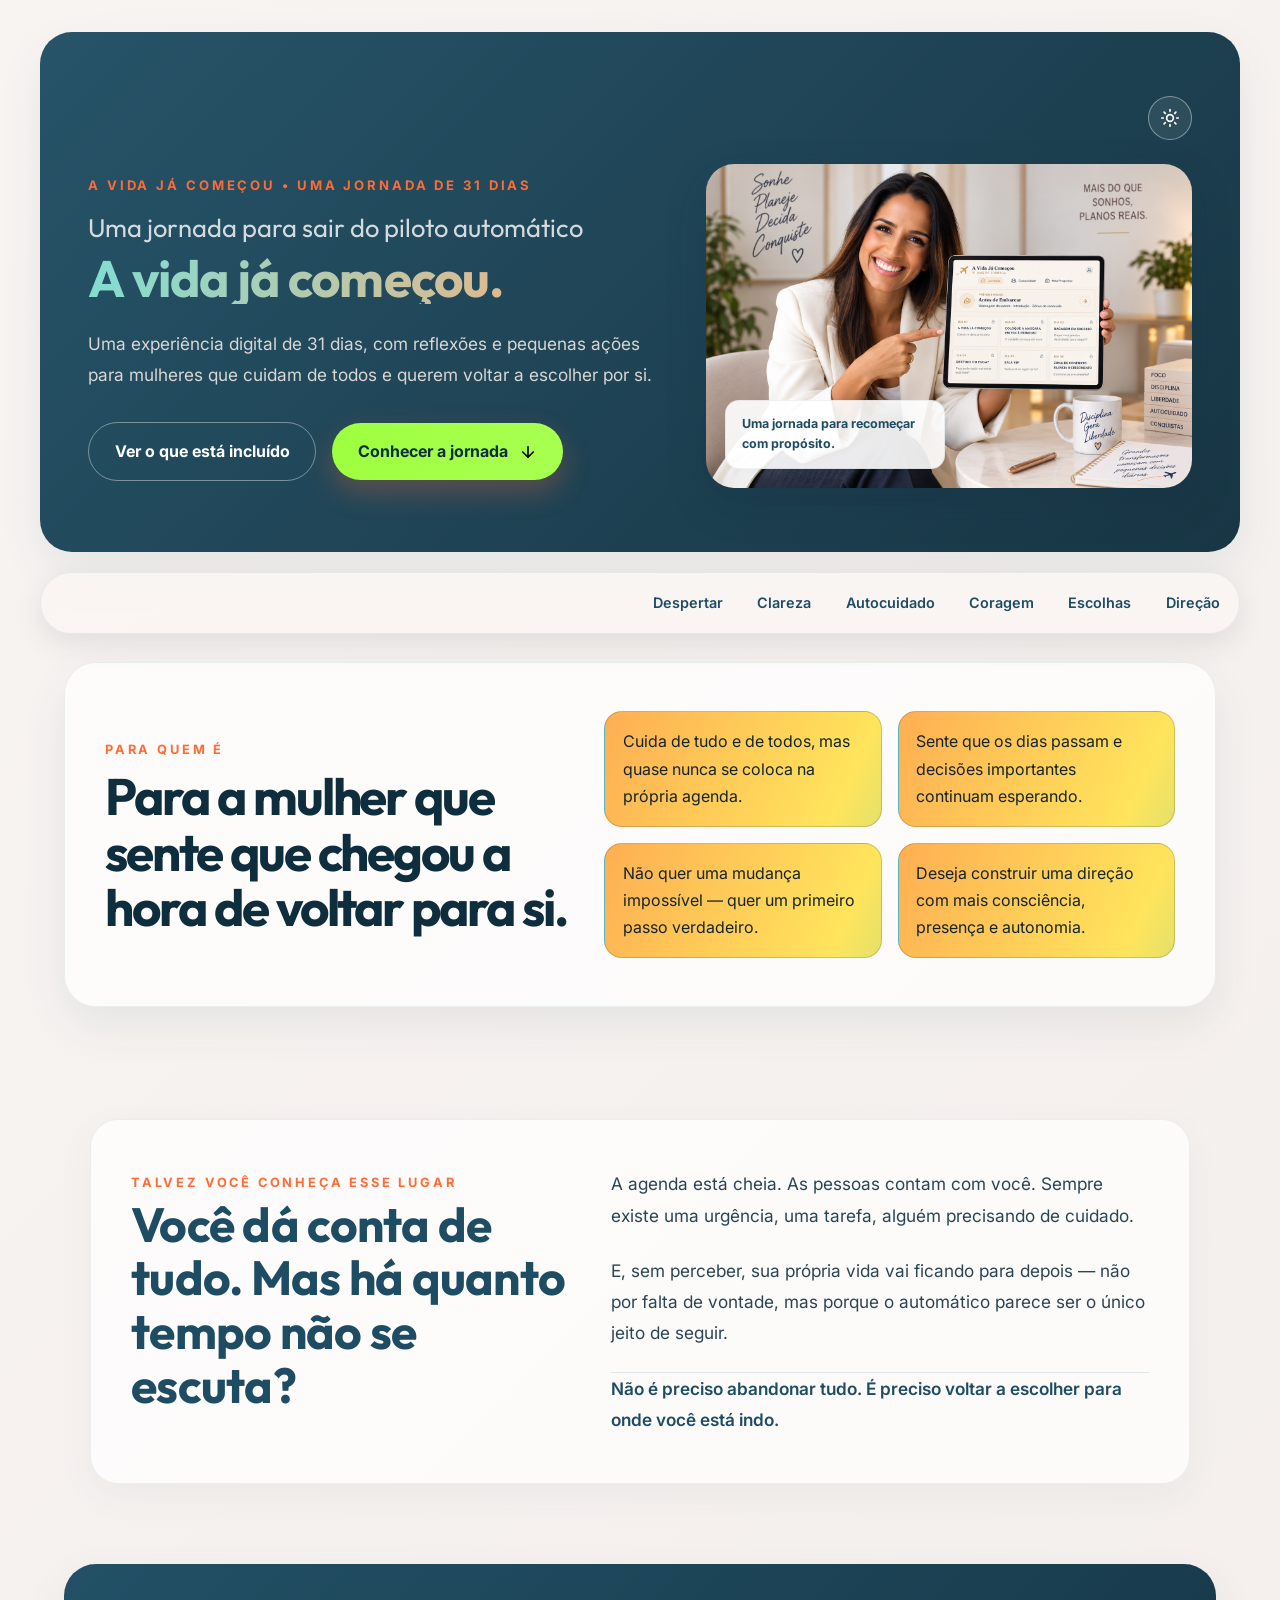
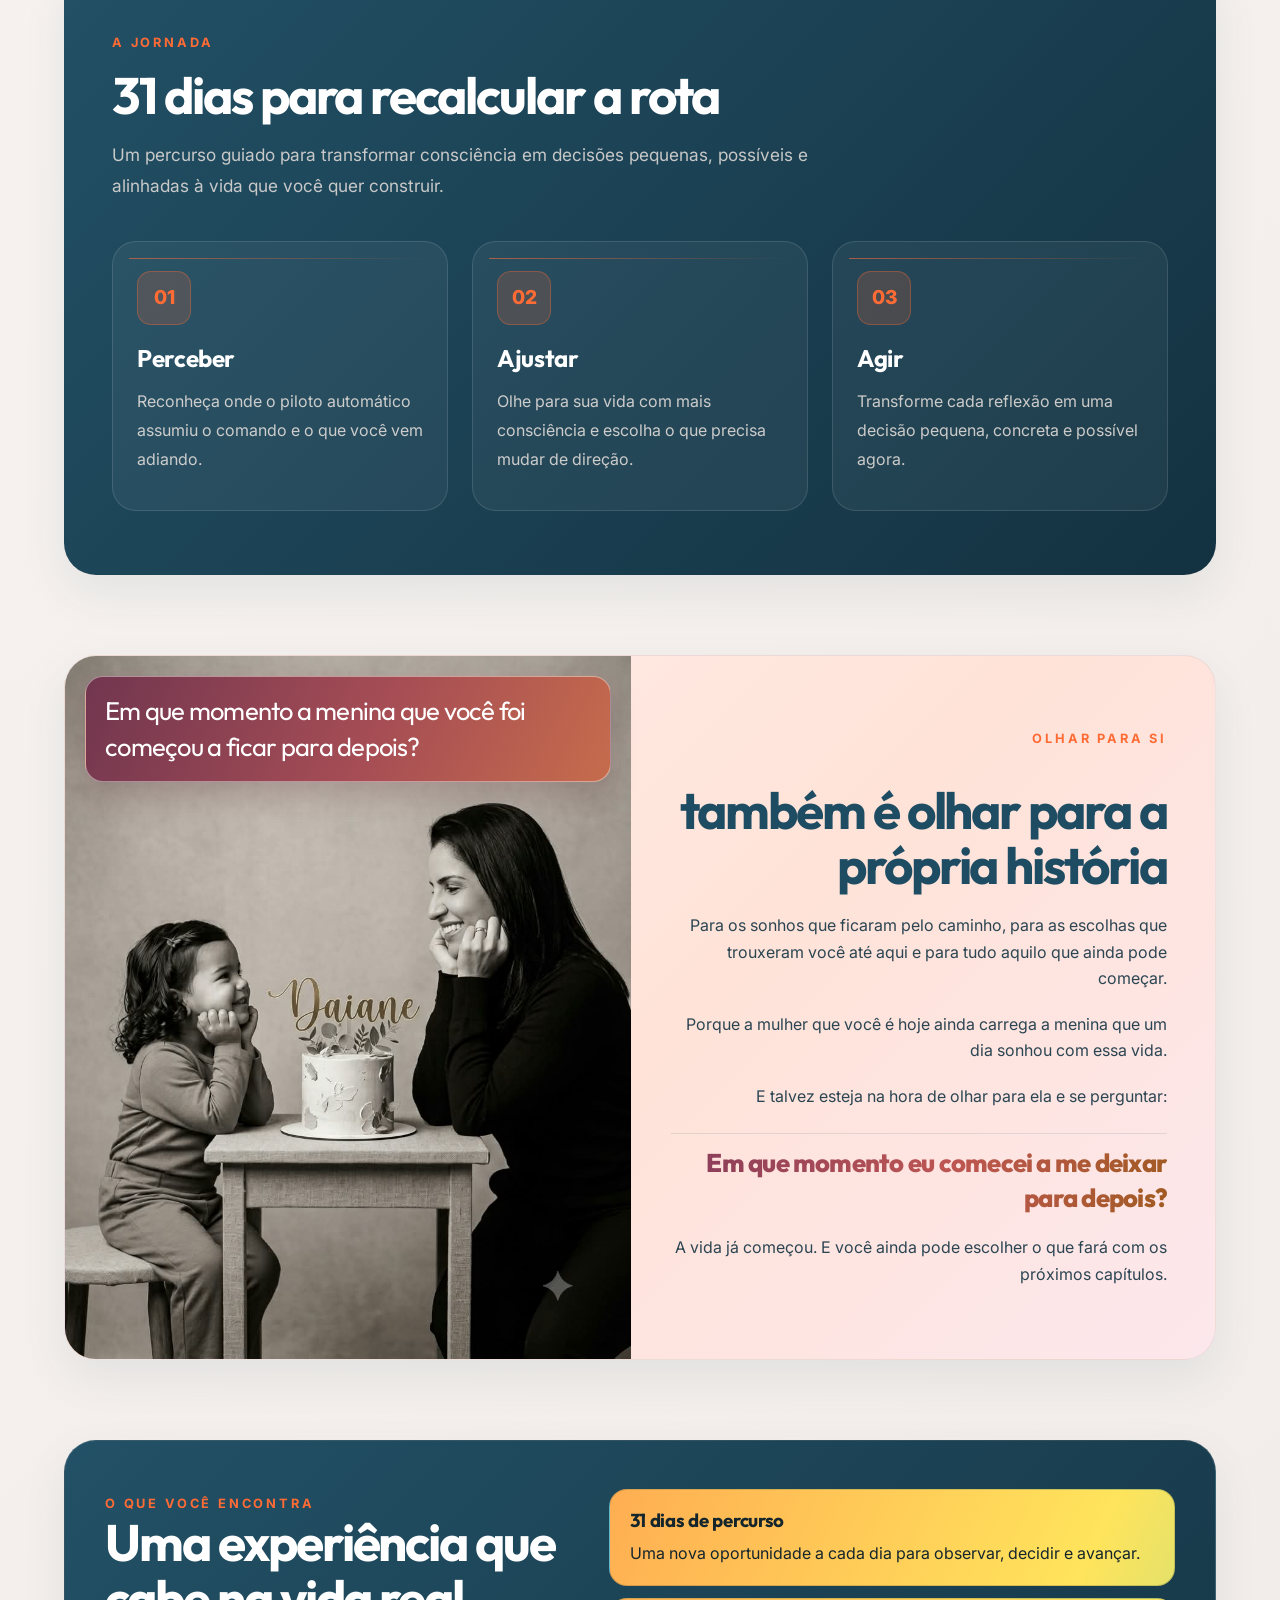
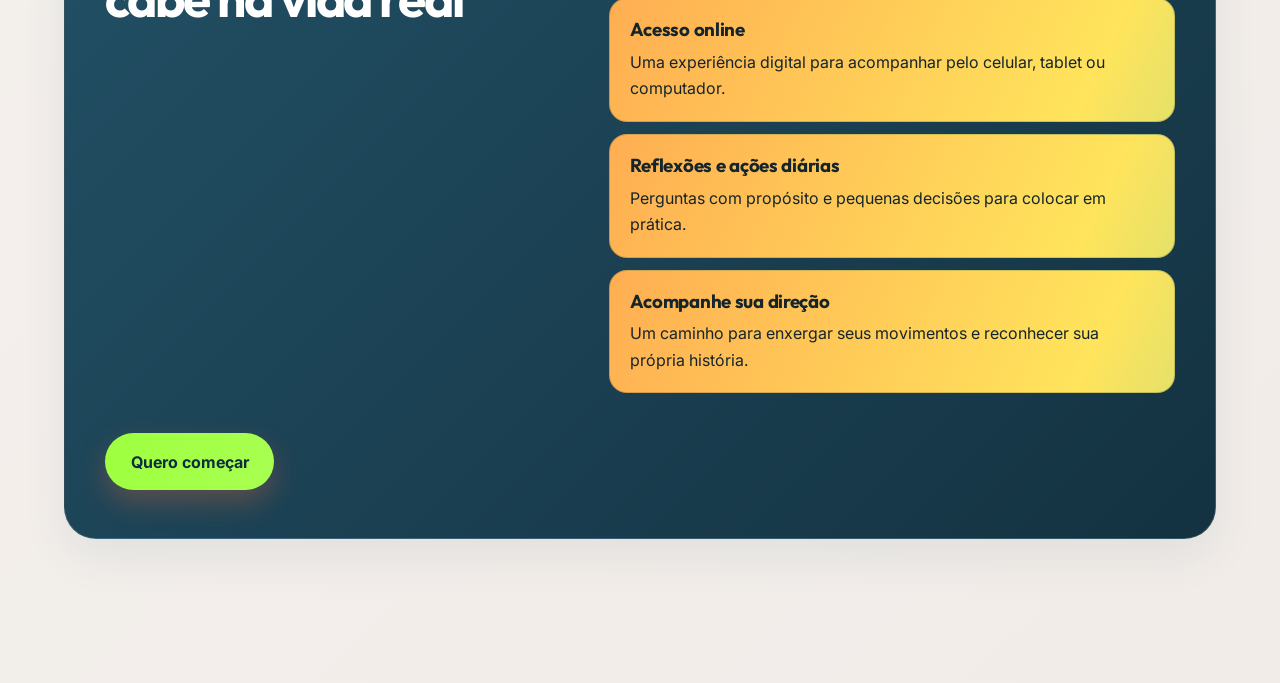
<file: a-vida-ja-comecou.html>
<!DOCTYPE html>
<html lang="pt-BR">

<head>
  <meta charset="UTF-8">
  <meta name="viewport" content="width=device-width, initial-scale=1.0">
  <title>A Vida já Começou</title>
  <link rel="preconnect" href="https://fonts.googleapis.com">
  <link rel="preconnect" href="https://fonts.gstatic.com" crossorigin>
  <link
    href="https://fonts.googleapis.com/css2?family=Inter:wght@300;400;500;600;700;800&family=Outfit:wght@300;400;500;600;700;800&display=swap"
    rel="stylesheet">
  <link rel="stylesheet" href="css/style.css">
  <style>
    :root {
      --accent: #FF6B35;
      --charcoal: #1E4D63;
      --charcoal-deep: #0F2E3D;
      --parchment: #F2E9E4;
      --parchment-light: #FAF6F4;
      --text-body: #2B4552;
      --text-muted: #5B7280;
      --white: #FFFFFF;
      --green-button: rgba(158, 255, 63, 1);
      --page-background: linear-gradient(135deg, #f8f4f2 0%, #f1ece8 100%);
      --surface: #FFFFFF;
      --surface-soft: rgba(255, 255, 255, 0.72);
      --text-strong: var(--charcoal);
      --text-gradient: linear-gradient(100deg, #1E4D63 0%, #FF6B35 100%);
      --text-gradient-on-dark: linear-gradient(100deg, #82DDD3 0%, #FFAD77 100%);
      --history-surface: linear-gradient(135deg, #FFF0ED 0%, #FFE3D8 52%, #FCE7EC 100%);
      --history-quote: linear-gradient(115deg, #71364F 0%, #A64D55 55%, #C66C4C 100%);
      --history-highlight: linear-gradient(100deg, #863B5B 0%, #BE5653 56%, #A15B22 100%);
      --border-soft: rgba(30, 77, 99, 0.08);
      --shadow-soft: 0 18px 45px rgba(30, 77, 99, 0.08);
      --font-heading: 'Outfit', sans-serif;
      --font-body: 'Inter', sans-serif;
    }

    :root[data-theme="dark"] {
      color-scheme: dark;
      --page-background: linear-gradient(135deg, #111b20 0%, #18272d 100%);
      --surface: #22333b;
      --surface-soft: rgba(34, 51, 59, 0.94);
      --text-body: #d5e0e4;
      --text-muted: #a9bbc2;
      --text-strong: #f0f4f5;
      --text-gradient: linear-gradient(100deg, #82DDD3 0%, #FFAD77 100%);
      --history-highlight: linear-gradient(100deg, #FF9BB6 0%, #FFAE8A 56%, #FFD075 100%);
      --border-soft: rgba(213, 224, 228, 0.14);
      --shadow-soft: 0 18px 45px rgba(0, 0, 0, 0.2);
    }

    * {
      box-sizing: border-box;
    }

    html {
      scroll-behavior: smooth;
    }

    body {
      margin: 0;
      font-family: var(--font-body);
      background: var(--page-background);
      color: var(--text-body);
    }

    h1,
    h2,
    h3,
    h4,
    .font-serif {
      font-family: var(--font-heading);
    }

    a {
      text-decoration: none;
    }

    .journey-page {
      min-height: 100vh;
      padding: 2rem 1.5rem 4rem;
    }

    .container-journey {
      max-width: 1200px;
      margin: 0 auto;
    }

    .journey-hero {
      position: relative;
      background: linear-gradient(135deg, rgba(30, 77, 99, 0.96), rgba(15, 46, 61, 0.96));
      border-radius: 32px;
      padding: 4rem 3rem;
      box-shadow: var(--shadow-soft);
      overflow: hidden;
    }

    section[id] {
      scroll-margin-top: 6rem;
    }

    .journey-word-ribbon {
      margin: 1.25rem 0 1.75rem;
      padding: 0.45rem;
      border: 1px solid var(--border-soft);
      border-radius: 999px;
      background: rgba(250, 246, 244, 0.92);
      overflow: hidden;
      backdrop-filter: blur(12px);
      -webkit-backdrop-filter: blur(12px);
      box-shadow: 0 10px 30px rgba(15, 46, 61, 0.1);
    }

    .journey-word-ribbon-track {
      display: flex;
      position: relative;
      left: 50%;
      width: max-content;
      justify-content: flex-start;
      overflow: hidden;
      animation: journey-nav-loop 40s linear infinite;
    }

    .journey-word-ribbon-group {
      display: flex;
      flex: 0 0 auto;
      gap: 0.55rem;
      padding-right: 0.55rem;
      margin: 0;
      padding-left: 0;
      list-style: none;
    }

    .journey-word-ribbon-group[aria-hidden="true"] {
      display: flex;
    }

    .journey-word-ribbon-group li {
      display: flex;
      align-items: center;
      flex: 0 0 auto;
      padding: 0.7rem 0.8rem;
      color: var(--charcoal);
      font-size: 0.9rem;
      font-weight: 600;
      white-space: nowrap;
    }

    .journey-word-ribbon-track:focus-visible {
      outline: 2px solid var(--accent);
      outline-offset: -2px;
      border-radius: 999px;
    }

    @keyframes journey-nav-loop {
      from {
        transform: translateX(-25%);
      }

      to {
        transform: translateX(-75%);
      }
    }

    @keyframes journey-nav-loop-mobile {
      to {
        transform: translateX(-50%);
      }
    }

    .journey-theme-toggle {
      display: flex;
      align-items: center;
      justify-content: center;
      width: 44px;
      height: 44px;
      margin: 0 0 1.5rem auto;
      padding: 0;
      border: 1px solid rgba(255, 255, 255, 0.4);
      border-radius: 50%;
      background: rgba(255, 255, 255, 0.08);
      color: var(--white);
      cursor: pointer;
      transition: background 0.2s ease, transform 0.2s ease;
    }

    .journey-theme-toggle:hover {
      background: rgba(255, 255, 255, 0.16);
      transform: rotate(-8deg);
    }

    .journey-theme-toggle:focus-visible {
      outline: 3px solid var(--accent);
      outline-offset: 3px;
    }

    .journey-theme-toggle svg {
      width: 20px;
      height: 20px;
    }

    .journey-theme-toggle .icon-moon,
    :root[data-theme="dark"] .journey-theme-toggle .icon-sun {
      display: none;
    }

    :root[data-theme="dark"] .journey-theme-toggle .icon-moon {
      display: block;
    }

    .journey-grid {
      display: grid;
      grid-template-columns: 1.08fr 0.92fr;
      gap: 3rem;
      align-items: center;
    }

    .journey-label {
      display: inline-block;
      margin-bottom: 1.1rem;
      font-size: 0.82rem;
      letter-spacing: 0.22em;
      text-transform: uppercase;
      font-weight: 700;
      color: var(--accent);
    }

    .journey-title {
      margin: 0;
      color: var(--white);
      font-family: var(--font-heading);
      font-weight: 700;
      line-height: 1.08;
      letter-spacing: -0.04em;
    }

    .journey-title .lead {
      display: block;
      font-size: clamp(1.1rem, 2vw, 1.6rem);
      font-family: var(--font-heading);
      letter-spacing: 0;
      font-weight: 400;
      color: rgba(255, 255, 255, 0.8);
      margin-bottom: 0.7rem;
    }

    .journey-title .main {
      display: block;
      font-size: clamp(2.2rem, 4vw, 4rem);
      color: var(--white);
      line-height: 1;
    }

    .text-gradient {
      background-image: var(--text-gradient);
      background-clip: text;
      -webkit-background-clip: text;
      -webkit-text-fill-color: transparent;
    }

    .journey-title .main.text-gradient {
      color: transparent;
      background-image: var(--text-gradient-on-dark);
    }

    .journey-self-history-copy .journey-self-history-highlight.text-gradient {
      color: transparent;
      background-image: var(--history-highlight);
    }

    .journey-copy {
      margin-top: 1.5rem;
      max-width: 580px;
      color: rgba(242, 233, 228, 0.88);
      font-size: 1.08rem;
      line-height: 1.8;
    }

    .journey-copy strong {
      color: var(--white);
      font-weight: 700;
    }

    .journey-cta-wrap {
      margin-top: 2rem;
      display: flex;
      align-items: center;
      gap: 1rem;
      flex-wrap: wrap;
    }

    .journey-cta-group {
      display: flex;
      align-items: center;
      gap: 1rem;
      flex-wrap: wrap;
    }

    .journey-cta-text {
      font-size: 1.05rem;
      font-weight: 600;
      color: var(--white);
      letter-spacing: 0.01em;
    }

    .journey-button,
    .journey-button-secondary {
      display: inline-flex;
      align-items: center;
      justify-content: center;
      gap: 0.7rem;
      padding: 0.95rem 1.6rem;
      border-radius: 999px;
      font-weight: 700;
      transition: transform 0.25s ease, box-shadow 0.25s ease;
    }

    .journey-button {
      background: linear-gradient(110deg, #9EFF3F 0%, #A8FF50 34%, #B6F75A 68%, #9EFF3F 100%);
      background-size: 280% 280%;
      animation: journey-color-drift 9s ease-in-out infinite alternate;
      color: var(--white);
      box-shadow: 0 12px 28px rgba(255, 107, 53, 0.28);
    }

    .journey-button-secondary {
      background: transparent;
      border: 1px solid rgba(255, 255, 255, 0.4);
      color: var(--white);
    }

    .journey-button:hover,
    .journey-button-secondary:hover {
      transform: translateY(-2px);
    }

    .journey-button:hover {
      box-shadow: 0 18px 34px rgba(255, 107, 53, 0.35);
    }

    .journey-button-secondary:hover {
      background: rgba(255, 255, 255, 0.06);
    }

    .journey-visual {
      position: relative;
    }

    .journey-visual img {
      width: 100%;
      height: auto;
      max-height: 520px;
      object-fit: contain;
      border-radius: 28px;
      display: block;
      box-shadow: 0 16px 42px rgba(15, 46, 61, 0.18);
    }

    .journey-badge {
      position: absolute;
      left: 1.2rem;
      bottom: 1.2rem;
      background: rgba(255, 255, 255, 0.9);
      border: 1px solid rgba(30, 77, 99, 0.08);
      color: var(--charcoal);
      border-radius: 14px;
      padding: 0.8rem 1rem;
      font-size: 0.78rem;
      font-weight: 700;
      max-width: 220px;
      box-shadow: 0 10px 32px rgba(30, 77, 99, 0.08);
    }

    .journey-problem {
      padding: 2rem 1.5rem 5rem;
    }

    .journey-problem-inner {
      max-width: 1100px;
      margin: 0 auto;
      background: rgba(255, 255, 255, 0.72);
      border: 1px solid rgba(30, 77, 99, 0.08);
      border-radius: 28px;
      padding: 3rem 2.5rem;
      box-shadow: 0 12px 36px rgba(30, 77, 99, 0.05);
      display: grid;
      grid-template-columns: 0.9fr 1.1fr;
      gap: 2.5rem;
      align-items: start;
    }

    .journey-problem-left,
    .journey-problem-right {
      display: grid;
      gap: 1.2rem;
    }

    .journey-problem-label {
      display: inline-block;
      font-size: 0.8rem;
      letter-spacing: 0.22em;
      text-transform: uppercase;
      font-weight: 700;
      color: var(--accent);
      margin-bottom: 0.25rem;
    }

    .journey-problem h2 {
      margin: 0;
      font-family: var(--font-heading);
      font-size: clamp(2rem, 4vw, 3rem);
      color: var(--charcoal);
      line-height: 1.12;
    }

    .journey-problem-text {
      display: grid;
      gap: 1.5rem;
    }

    .journey-problem-text p {
      margin: 0;
      font-size: 1.08rem;
      line-height: 1.8;
      color: var(--text-body);
    }

    .journey-problem-text p:last-child {
      border-top: 1px solid rgba(30, 77, 99, 0.12);
      font-weight: 600;
      color: var(--charcoal);
    }

    .journey-path {
      padding: 0 1.5rem 5rem;
    }

    .journey-path-inner {
      max-width: 1200px;
      margin: 0 auto;
      background: linear-gradient(135deg, rgba(30, 77, 99, 0.98), rgba(15, 46, 61, 0.98));
      border-radius: 32px;
      padding: 4rem 3rem;
      box-shadow: var(--shadow-soft);
      color: var(--white);
    }

    .journey-path-head {
      max-width: 760px;
      margin-bottom: 2.5rem;
    }

    .journey-path-label,
    .journey-self-path-label {
      display: inline-block;
      margin-bottom: 0.9rem;
      font-size: 0.8rem;
      letter-spacing: 0.22em;
      text-transform: uppercase;
      font-weight: 700;
      color: var(--accent);
    }

    .journey-path h2 {
      margin: 0 0 1rem;
      font-family: var(--font-heading);
      font-size: clamp(2.2rem, 4vw, 3.4rem);
      line-height: 1.08;
      letter-spacing: -0.04em;
      color: var(--white);
    }

    .journey-path-intro {
      margin: 0;
      max-width: 720px;
      color: rgba(242, 233, 228, 0.8);
      font-size: 1.08rem;
      line-height: 1.8;
    }

    .journey-steps {
      display: grid;
      grid-template-columns: repeat(3, minmax(0, 1fr));
      gap: 1.5rem;
      margin-top: 2rem;
    }

    .journey-step {
      position: relative;
      background: rgba(255, 255, 255, 0.05);
      border: 1px solid rgba(255, 255, 255, 0.12);
      border-radius: 24px;
      padding: 1.8rem 1.5rem 1.5rem;
      min-height: 270px;
    }

    .journey-step-number {
      display: inline-flex;
      align-items: center;
      justify-content: center;
      width: 54px;
      height: 54px;
      border-radius: 14px;
      background: rgba(255, 107, 53, 0.18);
      border: 1px solid rgba(255, 107, 53, 0.35);
      color: var(--accent);
      font-size: 1.2rem;
      font-weight: 800;
      margin-bottom: 1.2rem;
    }

    .journey-step h3 {
      margin: 0 0 0.9rem;
      font-size: 1.5rem;
      line-height: 1.2;
      color: var(--white);
    }

    .journey-step p {
      margin: 0;
      color: rgba(242, 233, 228, 0.82);
      line-height: 1.8;
      font-size: 1rem;
    }

    .journey-step::after {
      content: "";
      position: absolute;
      inset: 1rem 1rem auto 1rem;
      height: 1px;
      background: linear-gradient(90deg, rgba(255, 107, 53, 0.75), rgba(255, 255, 255, 0));
      opacity: 0.8;
    }

    .journey-self-history {
      padding: 0 1.5rem 5rem;
    }

    .journey-self-history-inner {
      max-width: 1200px;
      margin: 0 auto;
      display: grid;
      grid-template-columns: 1.02fr 0.98fr;
      gap: 2.5rem;
      align-items: center;
      background: var(--history-surface);
      border: 1px solid rgba(30, 77, 99, 0.08);
      border-radius: 32px;
      box-shadow: var(--shadow-soft);
      overflow: hidden;
    }

    .journey-self-history-visual {
      position: relative;
      min-height: 620px;
    }

    .journey-self-history-visual img {
      width: 100%;
      height: 100%;
      object-fit: cover;
      display: block;
      min-height: 620px;
    }

    .journey-self-history-quote {
      position: absolute;
      left: 1.25rem;
      right: 1.25rem;
      top: 1.25rem;
      background: var(--history-quote);
      border: 1px solid rgba(255, 255, 255, 0.42);
      border-radius: 18px;
      padding: 1rem 1.2rem;
      color: #FFFFFF;
      font-family: var(--font-heading);
      font-size: clamp(1.2rem, 2vw, 1.7rem);
      line-height: 1.4;
      letter-spacing: -0.03em;
      box-shadow: 0 14px 28px rgba(73, 33, 47, 0.2);
    }

    .journey-self-history-copy {
      padding: 3rem 3rem 3rem 0;
      display: grid;
      gap: 1.2rem;
      text-align: right;
    }

    .journey-self-path-label {
      display: inline-block;
      margin-bottom: 0.9rem;
      font-size: 0.8rem;
      letter-spacing: 0.22em;
      text-transform: uppercase;
      font-weight: 700;
      color: var(--accent);
      text-align: right;
    }

    .journey-self-history-copy h2 {
      margin: 0;
      font-family: var(--font-heading);
      font-size: clamp(2.2rem, 4vw, 3.4rem);
      line-height: 1.08;
      letter-spacing: -0.04em;
      color: var(--charcoal);
      text-align: right;
    }

    .journey-self-history-copy h2,
    .journey-self-history-copy p,
    .journey-self-history-copy .journey-self-history-highlight {
      text-align: right;
    }

    .journey-self-history-copy .journey-self-history-highlight {
      display: block;
      padding-top: 0.75rem;
      border-top: 1px solid rgba(30, 77, 99, 0.12);
      font-size: clamp(1.4rem, 2vw, 2.2rem);
      line-height: 1.35;
      font-weight: 800;
      color: var(--charcoal);
      font-family: var(--font-heading);
      letter-spacing: -0.03em;
      margin-top: 0.3rem;
    }

    .journey-offer {
      padding: 0 1.5rem 5rem;
    }

    .journey-offer-inner {
      max-width: 1200px;
      margin: 0 auto;
      background: linear-gradient(135deg, rgba(30, 77, 99, 0.98), rgba(15, 46, 61, 0.98));
      border: 1px solid rgba(255, 255, 255, 0.12);
      border-radius: 32px;
      box-shadow: var(--shadow-soft);
      padding: 3rem 2.5rem;
      display: grid;
      grid-template-columns: 0.9fr 1.1fr;
      gap: 2.5rem;
      align-items: start;
    }

    .journey-offer-label {
      display: inline-block;
      font-size: 0.8rem;
      letter-spacing: 0.22em;
      text-transform: uppercase;
      font-weight: 700;
      color: var(--accent);
    }

    .journey-offer-left h2 {
      margin: 0;
      font-family: var(--font-heading);
      font-size: clamp(2.1rem, 4vw, 3.2rem);
      line-height: 1.08;
      letter-spacing: -0.04em;
      color: var(--white);
    }

    .journey-offer-left p {
      margin: 0;
      color: rgba(255, 255, 255, 0.86);
      font-size: 1.08rem;
      line-height: 1.8;
    }

    .journey-offer-item {
      background: linear-gradient(115deg, #FFAE52 0%, #FFE45C 30%, #4FD1B5 68%, #79D7FF 100%);
      background-size: 280% 280%;
      animation: journey-color-drift 9s ease-in-out infinite alternate;
      border: 1px solid rgba(20, 37, 43, 0.18);
      border-radius: 18px;
      padding: 1.2rem 1.25rem;
      display: grid;
      gap: 0.45rem;
      color: #14252B;
    }

    .journey-offer-item h3,
    .journey-offer-item p {
      color: #14252B;
    }

    .journey-offer-item p {
      opacity: 1;
    }

    .journey-offer-right .journey-offer-list {
      display: grid;
      gap: 0.75rem;
    }

    .journey-offer-cta {
      grid-column: 1 / -1;
      justify-self: start;
      min-width: 0;
      max-width: 100%;
    }

    .journey-for-whom {
      padding: 0 1.5rem 5rem;
    }

    .journey-for-whom-inner {
      max-width: 1200px;
      margin: 0 auto;
      background: rgba(255, 255, 255, 0.72);
      border: 1px solid rgba(30, 77, 99, 0.08);
      border-radius: 32px;
      box-shadow: var(--shadow-soft);
      padding: 3rem 2.5rem;
      display: grid;
      grid-template-columns: 0.9fr 1.1fr;
      gap: 2rem;
      align-items: center;
    }

    .journey-for-whom-copy {
      display: grid;
      gap: 1rem;
    }

    .journey-for-whom-grid {
      display: grid;
      grid-template-columns: repeat(2, minmax(0, 1fr));
      gap: 1rem;
    }

    .journey-for-whom-grid p {
      margin: 0;
      padding: 1rem 1.1rem;
      background: linear-gradient(115deg, #FFAE52 0%, #FFE45C 30%, #4FD1B5 68%, #79D7FF 100%);
      background-size: 280% 280%;
      animation: journey-color-drift 9s ease-in-out infinite alternate;
      border: 1px solid rgba(20, 37, 43, 0.18);
      border-radius: 18px;
      color: #14252B;
      line-height: 1.7;
      font-size: 1rem;
    }

    @keyframes journey-color-drift {
      from {
        background-position: 0% 50%;
      }

      to {
        background-position: 100% 50%;
      }
    }

    .journey-for-whom-side {
      display: flex;
      align-items: center;
      justify-content: center;
      min-height: 100%;
    }

    .journey-for-whom-side .journey-for-whom-label {
      display: inline-block;
      margin-bottom: 0.6rem;
      font-size: 0.8rem;
      letter-spacing: 0.22em;
      text-transform: uppercase;
      font-weight: 700;
      color: var(--accent);
    }

    .journey-for-whom-side h2 {
      margin: 0;
      max-width: 620px;
      font-family: var(--font-heading);
      font-size: clamp(2.2rem, 4vw, 3.4rem);
      line-height: 1.08;
      letter-spacing: -0.04em;
      color: var(--charcoal-deep);
    }

    .journey-for-whom-side h2 .journey-for-whom-inline {
      white-space: nowrap;
    }

    :root[data-theme="dark"] .journey-problem-inner,
    :root[data-theme="dark"] .journey-self-history-inner,
    :root[data-theme="dark"] .journey-for-whom-inner {
      background: var(--surface-soft);
      border-color: var(--border-soft);
      box-shadow: var(--shadow-soft);
    }

    :root[data-theme="dark"] .journey-word-ribbon {
      background: rgba(17, 27, 32, 0.94);
      border-color: var(--border-soft);
      box-shadow: 0 10px 30px rgba(0, 0, 0, 0.28);
    }

    :root[data-theme="dark"] .journey-word-ribbon-group li {
      color: var(--text-strong);
    }

    :root[data-theme="dark"] .journey-badge {
      background: var(--surface);
      border-color: var(--border-soft);
      color: var(--text-strong);
      box-shadow: var(--shadow-soft);
    }

    :root[data-theme="dark"] .journey-problem h2,
    :root[data-theme="dark"] .journey-problem-text p:last-child,
    :root[data-theme="dark"] .journey-self-history-copy h2,
    :root[data-theme="dark"] .journey-for-whom-side h2 {
      color: var(--text-strong);
    }

    :root[data-theme="dark"] .journey-problem-text p:last-child,
    :root[data-theme="dark"] .journey-self-history-copy .journey-self-history-highlight {
      border-color: var(--border-soft);
    }

    @media (prefers-reduced-motion: reduce) {
      .journey-for-whom-grid p,
      .journey-offer-item,
      .journey-button {
        animation: none;
        background-position: 50% 50%;
      }

      .journey-word-ribbon-track {
        left: 0;
        width: 100%;
        overflow-x: auto;
        animation: none;
      }

      .journey-word-ribbon-group[aria-hidden="true"] {
        display: none;
      }
    }

    @media (max-width: 980px) {
      .journey-word-ribbon {
        overflow: hidden;
      }

      .journey-word-ribbon-track {
        left: 0;
        width: max-content;
        justify-content: flex-start;
        animation: journey-nav-loop-mobile 28s linear infinite;
      }

      .journey-word-ribbon-group[aria-hidden="true"] {
        display: flex;
      }

      .journey-word-ribbon:hover .journey-word-ribbon-track {
        animation-play-state: paused;
      }

      .journey-word-ribbon:focus-within .journey-word-ribbon-track {
        left: 0;
        width: 100%;
        overflow-x: auto;
        animation: none;
      }

      .journey-word-ribbon:focus-within .journey-word-ribbon-group[aria-hidden="true"] {
        display: none;
      }

      .journey-grid {
        grid-template-columns: 1fr;
      }

      .journey-visual {
        order: -1;
      }

      .journey-problem-inner {
        grid-template-columns: 1fr;
      }

      .journey-steps {
        grid-template-columns: 1fr;
      }

      .journey-self-history-inner {
        grid-template-columns: 1fr;
      }

      .journey-self-history-copy {
        order: -1;
        padding: 2.5rem 1.5rem 0;
      }

      .journey-offer-inner {
        grid-template-columns: minmax(0, 1fr);
      }

      .journey-for-whom-inner {
        grid-template-columns: 1fr;
      }

      .journey-for-whom-grid {
        grid-template-columns: 1fr;
      }
    }

    @media (max-width: 640px) {
      .journey-hero {
        padding: 2.5rem 1.25rem;
      }

      .journey-cta-wrap,
      .journey-cta-group {
        align-items: flex-start;
        flex-direction: column;
      }

      .journey-button,
      .journey-button-secondary {
        width: 100%;
      }

      .journey-problem-inner {
        padding: 2.2rem 1.3rem;
      }

      .journey-path-inner {
        padding: 2.5rem 1.3rem;
      }

      .journey-self-history {
        padding: 0 1rem 4rem;
      }

      .journey-self-history-visual,
      .journey-self-history-visual img {
        min-height: 420px;
      }

      .journey-offer {
        padding: 0 1rem 4rem;
      }

      .journey-offer-inner {
        padding: 2.2rem 1.3rem;
      }

      .journey-for-whom {
        padding: 0 1rem 4rem;
      }

      .journey-for-whom-inner {
        padding: 2.2rem 1.3rem;
      }
    }

    @media (max-width: 980px) and (prefers-reduced-motion: reduce) {
      .journey-word-ribbon-track {
        left: 0;
        width: 100%;
        overflow-x: auto;
        justify-content: flex-start;
        animation: none;
      }

      .journey-word-ribbon-group[aria-hidden="true"] {
        display: none;
      }
    }
  </style>
</head>

<body>
  <script>
    try {
      const savedTheme = localStorage.getItem('journey-theme');
      const prefersDark = window.matchMedia('(prefers-color-scheme: dark)').matches;
      document.documentElement.dataset.theme = savedTheme || (prefersDark ? 'dark' : 'light');
    } catch {
      document.documentElement.dataset.theme = window.matchMedia('(prefers-color-scheme: dark)').matches ? 'dark' : 'light';
    }
  </script>
  <main class="journey-page">
    <div class="container-journey">
      <section class="journey-hero" id="inicio">
        <button class="journey-theme-toggle" id="journey-theme-toggle" type="button" aria-label="Ativar modo escuro"
          aria-pressed="false" title="Ativar modo escuro">
          <svg class="icon-sun" viewBox="0 0 24 24" fill="none" stroke="currentColor" stroke-width="2"
            stroke-linecap="round" stroke-linejoin="round" aria-hidden="true">
            <circle cx="12" cy="12" r="4"></circle>
            <path
              d="M12 2v2m0 16v2M4.93 4.93l1.42 1.42m11.3 11.3 1.42 1.42M2 12h2m16 0h2M4.93 19.07l1.42-1.42m11.3-11.3 1.42-1.42">
            </path>
          </svg>
          <svg class="icon-moon" viewBox="0 0 24 24" fill="none" stroke="currentColor" stroke-width="2"
            stroke-linecap="round" stroke-linejoin="round" aria-hidden="true">
            <path d="M20.9 13A9 9 0 0 1 11 3.1 9 9 0 1 0 20.9 13Z"></path>
          </svg>
        </button>
        <div class="journey-grid">
          <div class="journey-copy-wrap">
            <span class="journey-label">A vida já começou • uma jornada de 31 dias</span>

            <h1 class="journey-title">
              <span class="lead">Uma jornada para sair do piloto automático</span>
              <span class="main text-gradient">A vida já começou.</span>
            </h1>

            <p class="journey-copy">
              Uma experiência digital de 31 dias, com reflexões e pequenas ações para mulheres que cuidam de todos e
              querem voltar a escolher por si.
            </p>

            <div class="journey-cta-wrap">
              <div class="journey-cta-group">
                <a href="#o-que-voce-encontra" class="journey-button-secondary">
                  <span>Ver o que está incluído</span>
                </a>
              </div>

              <a href="#a-jornada" class="journey-button">
                <span style="color: #0F2E3D;">Conhecer a jornada</span>
                <svg width="18" height="18" viewBox="0 0 24 24" fill="none" stroke="#000000" stroke-width="2.2"
                  stroke-linecap="round" stroke-linejoin="round" aria-hidden="true">
                  <line x1="12" y1="5" x2="12" y2="19"></line>
                  <polyline points="5 12 12 19 19 12"></polyline>
                </svg>
              </a>
            </div>
          </div>

          <div class="journey-visual">
            <img src="images/daiane-rosa-autora.png"
              alt="Daiane Rosa, autora e idealizadora da jornada A Vida já Começou">
            <div class="journey-badge">Uma jornada para recomeçar com propósito.</div>
          </div>
        </div>
      </section>

      <section class="journey-word-ribbon" aria-label="Palavras que expressam a essência da jornada">
        <div class="journey-word-ribbon-track" tabindex="0">
          <ul class="journey-word-ribbon-group">
            <li>Despertar</li>
            <li>Clareza</li>
            <li>Autocuidado</li>
            <li>Coragem</li>
            <li>Escolhas</li>
            <li>Direção</li>
            <li>Movimento</li>
            <li>Constância</li>
            <li>Propósito</li>
            <li>Recomeço</li>
            <li>Sair do automático</li>
            <li>Mudar a rota</li>
          </ul>
          <ul class="journey-word-ribbon-group" aria-hidden="true">
            <li>Despertar</li>
            <li>Clareza</li>
            <li>Autocuidado</li>
            <li>Coragem</li>
            <li>Escolhas</li>
            <li>Direção</li>
            <li>Movimento</li>
            <li>Constância</li>
            <li>Propósito</li>
            <li>Recomeço</li>
            <li>Sair do automático</li>
            <li>Mudar a rota</li>
          </ul>
        </div>
      </section>

      <section class="journey-for-whom" id="para-quem-e">
        <div class="journey-for-whom-inner">
          <div class="journey-for-whom-side">
            <div>
              <span class="journey-for-whom-label">Para quem é</span>
              <h2>Para a mulher que sente que chegou a hora de <span class="journey-for-whom-inline">voltar para
                  si.</span></h2>
            </div>
          </div>

          <div class="journey-for-whom-copy">
            <div class="journey-for-whom-grid">
              <p>Cuida de tudo e de todos, mas quase nunca se coloca na própria agenda.</p>
              <p>Sente que os dias passam e decisões importantes continuam esperando.</p>
              <p>Não quer uma mudança impossível — quer um primeiro passo verdadeiro.</p>
              <p>Deseja construir uma direção com mais consciência, presença e autonomia.</p>
            </div>
          </div>
        </div>
      </section>

      <section class="journey-problem" id="talvez-voce-conheca-esse-lugar">
        <div class="journey-problem-inner">
          <div class="journey-problem-left">
            <div>
              <span class="journey-problem-label">Talvez você conheça esse lugar</span>
              <h2>Você dá conta de tudo. Mas há quanto tempo não se escuta?</h2>
            </div>
          </div>

          <div class="journey-problem-right">
            <div class="journey-problem-text">
              <p>A agenda está cheia. As pessoas contam com você. Sempre existe uma urgência, uma tarefa, alguém
                precisando de cuidado.</p>

              <p>E, sem perceber, sua própria vida vai ficando para depois — não por falta de vontade, mas porque o
                automático parece ser o único jeito de seguir.</p>

              <p>Não é preciso abandonar tudo. É preciso voltar a escolher para onde você está indo.</p>
            </div>
          </div>
        </div>
      </section>

      <section class="journey-path" id="a-jornada">
        <div class="journey-path-inner">
          <div class="journey-path-head">
            <span class="journey-path-label">A jornada</span>
            <h2>31 dias para recalcular a rota</h2>
            <p class="journey-path-intro">Um percurso guiado para transformar consciência em decisões pequenas,
              possíveis e alinhadas à vida que você quer construir.</p>
          </div>

          <div class="journey-steps">
            <article class="journey-step">
              <div class="journey-step-number">01</div>
              <h3>Perceber</h3>
              <p>Reconheça onde o piloto automático assumiu o comando e o que você vem adiando.</p>
            </article>

            <article class="journey-step">
              <div class="journey-step-number">02</div>
              <h3>Ajustar</h3>
              <p>Olhe para sua vida com mais consciência e escolha o que precisa mudar de direção.</p>
            </article>

            <article class="journey-step">
              <div class="journey-step-number">03</div>
              <h3>Agir</h3>
              <p>Transforme cada reflexão em uma decisão pequena, concreta e possível agora.</p>
            </article>
          </div>
        </div>
      </section>

      <section class="journey-self-history" id="olhar-para-si">
        <div class="journey-self-history-inner">
          <div class="journey-self-history-visual">
            <img src="images/daiane-e-menina.png" alt="Daiane Rosa com a menina que ela foi">
            <div class="journey-self-history-quote">Em que momento a menina que você foi começou a ficar para depois?
            </div>
          </div>

          <div class="journey-self-history-copy">
            <span class="journey-self-path-label">Olhar para si </span>
            <h2>também é olhar para a própria história</h2>

            <p>Para os sonhos que ficaram pelo caminho, para as escolhas que trouxeram você até aqui e para tudo aquilo
              que ainda pode começar.</p>

            <p>Porque a mulher que você é hoje ainda carrega a menina que um dia sonhou com essa vida.</p>

            <p>E talvez esteja na hora de olhar para ela e se perguntar:</p>

            <p class="journey-self-history-highlight text-gradient">Em que momento eu comecei a me deixar para depois?</p>

            <p>A vida já começou. E você ainda pode escolher o que fará com os próximos capítulos.</p>
          </div>
        </div>
      </section>

      <section class="journey-offer" id="o-que-voce-encontra">
        <div class="journey-offer-inner">
          <div class="journey-offer-left">
            <span class="journey-offer-label">O que você encontra</span>
            <h2>Uma experiência que cabe na vida real</h2>
          </div>

          <div class="journey-offer-right">
            <ul class="journey-offer-list">
              <li class="journey-offer-item">
                <h3>31 dias de percurso</h3>
                <p>Uma nova oportunidade a cada dia para observar, decidir e avançar.</p>
              </li>

              <li class="journey-offer-item">
                <h3>Acesso online</h3>
                <p>Uma experiência digital para acompanhar pelo celular, tablet ou computador.</p>
              </li>

              <li class="journey-offer-item">
                <h3>Reflexões e ações diárias</h3>
                <p>Perguntas com propósito e pequenas decisões para colocar em prática.</p>
              </li>

              <li class="journey-offer-item">
                <h3>Acompanhe sua direção</h3>
                <p>Um caminho para enxergar seus movimentos e reconhecer sua própria história.</p>
              </li>
            </ul>
          </div>

          <a class="journey-button journey-offer-cta" href="https://chk.eduzz.com/kwphf3kn"
            target="_blank" rel="noopener noreferrer">
            <span style="color: #0F2E3D;">Quero começar</span>
          </a>
        </div>
      </section>

    </div>
  </main>
  <script>
    const themeToggle = document.getElementById('journey-theme-toggle');
    const updateThemeToggle = (isDark) => {
      const label = isDark ? 'Ativar modo claro' : 'Ativar modo escuro';
      themeToggle.setAttribute('aria-label', label);
      themeToggle.setAttribute('aria-pressed', String(isDark));
      themeToggle.title = label;
    };

    updateThemeToggle(document.documentElement.dataset.theme === 'dark');

    themeToggle.addEventListener('click', () => {
      const isDark = document.documentElement.dataset.theme !== 'dark';
      document.documentElement.dataset.theme = isDark ? 'dark' : 'light';
      updateThemeToggle(isDark);

      try {
        localStorage.setItem('journey-theme', isDark ? 'dark' : 'light');
      } catch {}
    });
  </script>
</body>

</html>
</file>
<file: css/style.css>
:root {
  --accent: #FF6B35;
  --accent-text: #D04F1D;
  --accent-contrast: #FFFFFF;
  --charcoal: #1E4D63;
  --charcoal-deep: #0F2E3D;
  --parchment: #F2E9E4;
  --parchment-light: #FAF6F4;
  --text-dark: #1E4D63;
  --text-body: #2B4552;
  --text-muted: #5B7280;
  --border-subtle: rgba(30, 77, 99, 0.12);
  --font-display: 'Zodiak', 'Playfair Display', Georgia, serif;
  --font-sans: 'Outfit', -apple-system, BlinkMacSystemFont, 'Segoe UI', Roboto, sans-serif;
}

* {
  box-sizing: border-box;
  margin: 0;
  padding: 0;
}

html {
  scroll-behavior: smooth;
}

body {
  font-family: var(--font-sans);
  background-color: var(--parchment);
  color: var(--text-body);
  line-height: 1.65;
  overflow-x: hidden;
  -webkit-font-smoothing: antialiased;
}

h1, h2, h3, h4, .font-serif {
  font-family: var(--font-display);
  font-weight: 700;
  letter-spacing: -0.015em;
  line-height: 1.25;
}

.section-label {
  display: inline-block;
  font-family: var(--font-sans);
  font-size: 0.8125rem;
  font-weight: 700;
  text-transform: uppercase;
  letter-spacing: 0.22em;
  color: var(--accent);
  margin-bottom: 0.875rem;
}

.container-custom {
  width: 100%;
  max-width: 1200px;
  margin-left: auto;
  margin-right: auto;
  padding-left: 1.5rem;
  padding-right: 1.5rem;
}

.btn-desbrava {
  display: inline-flex;
  align-items: center;
  justify-content: center;
  gap: 0.625rem;
  padding: 0.75rem 1.625rem;
  border-radius: 9999px;
  font-family: var(--font-sans);
  font-size: 0.9375rem;
  font-weight: 600;
  text-decoration: none;
  transition: all 0.25s cubic-bezier(0.16, 1, 0.3, 1);
  cursor: pointer;
  border: 1.5px solid transparent;
  line-height: 1.2;
}

.btn-orange {
  background-color: var(--accent);
  color: #FFFFFF !important;
  border-color: var(--accent);
  box-shadow: 0 4px 14px rgba(255, 107, 53, 0.28);
}

.btn-orange:hover {
  background-color: #E85822;
  border-color: #E85822;
  transform: translateY(-2px);
  box-shadow: 0 6px 20px rgba(255, 107, 53, 0.38);
}

.btn-outline-white {
  background-color: transparent;
  color: #FFFFFF !important;
  border-color: rgba(255, 255, 255, 0.75);
  backdrop-filter: blur(4px);
}

.btn-outline-white:hover {
  background-color: #FFFFFF;
  color: var(--charcoal) !important;
  border-color: #FFFFFF;
  transform: translateY(-2px);
}

.site-header {
  position: fixed;
  top: 0;
  left: 0;
  width: 100%;
  z-index: 1000;
  background: rgba(242, 233, 228, 0.9);
  backdrop-filter: blur(10px);
  -webkit-backdrop-filter: blur(10px);
  border-bottom: 1px solid rgba(30, 77, 99, 0.08);
  transition: box-shadow 0.3s ease, background 0.3s ease;
}

.site-header.scrolled {
  box-shadow: 0 10px 30px rgba(15, 46, 61, 0.08);
  background: rgba(242, 233, 228, 0.95);
}

.navbar-inner {
  display: flex;
  align-items: center;
  justify-content: space-between;
  height: 78px;
}

.navbar-logo {
  display: flex;
  align-items: center;
  text-decoration: none;
  border: none;
  outline: none;
  background: transparent;
}

.navbar-logo img {
  height: 64px;
  max-height: 68px;
  width: auto;
  object-fit: contain;
  display: block;
  border: none;
  box-shadow: none;
  background: transparent;
  mix-blend-mode: multiply;
  transition: transform 0.25s ease;
}

.navbar-logo:hover img {
  transform: scale(1.02);
}

.nav-menu {
  display: flex;
  align-items: center;
  gap: 2rem;
  list-style: none;
}

.nav-link {
  font-family: var(--font-sans);
  font-size: 0.9375rem;
  font-weight: 500;
  color: var(--charcoal);
  text-decoration: none;
  position: relative;
  padding: 0.35rem 0;
  transition: color 0.2s ease;
}

.nav-link::after {
  content: '';
  position: absolute;
  bottom: 0;
  left: 0;
  width: 0;
  height: 2px;
  background-color: var(--accent);
  transition: width 0.25s ease;
}

.nav-link:hover {
  color: var(--accent);
}

.nav-link:hover::after {
  width: 100%;
}

.mobile-toggle {
  display: none;
  background: transparent;
  border: none;
  cursor: pointer;
  color: var(--charcoal);
  padding: 0.5rem;
}

.mobile-nav {
  display: none;
  flex-direction: column;
  background-color: var(--parchment);
  padding: 1.25rem 1.5rem 1.75rem;
  border-top: 1px solid var(--border-subtle);
  box-shadow: 0 16px 30px rgba(15, 46, 61, 0.1);
}

.mobile-nav.open {
  display: flex;
}

.mobile-nav a.mobile-link {
  padding: 0.85rem 0;
  font-size: 1.05rem;
  font-weight: 600;
  color: var(--charcoal);
  text-decoration: none;
  border-bottom: 1px solid rgba(30, 77, 99, 0.08);
}

.mobile-nav .mobile-cta {
  margin-top: 1.25rem;
  width: 100%;
}

.hero-section {
  position: relative;
  min-height: 100vh;
  display: flex;
  align-items: center;
  justify-content: center;
  text-align: center;
  padding: 120px 1.5rem 70px;
  background-color: var(--charcoal-deep);
  background-image: url('https://generated-images.adapta.one/daioliveira.rosa%40gmail.com/01a0c99e-682a-778b-a79f-bc52418127b6/2026-09-22T15-38-18-204Z_Original_user_intent_Tool_generated_image_directi.png');
  background-size: cover;
  background-position: center center;
  background-repeat: no-repeat;
}

.hero-overlay {
  position: absolute;
  inset: 0;
  background: linear-gradient(180deg, rgba(15, 46, 61, 0.82) 0%, rgba(15, 46, 61, 0.88) 60%, rgba(15, 46, 61, 0.95) 100%);
  z-index: 1;
}

.hero-content {
  position: relative;
  z-index: 2;
  max-width: 860px;
  margin: 0 auto;
}

.hero-title {
  font-size: clamp(2.25rem, 5vw, 3.75rem);
  color: #FFFFFF;
  margin-bottom: 1.25rem;
  line-height: 1.18;
}

.hero-subtitle {
  font-size: clamp(1rem, 1.7vw, 1.25rem);
  color: rgba(242, 233, 228, 0.9);
  font-weight: 300;
  max-width: 680px;
  margin: 0 auto 2.25rem;
  line-height: 1.65;
}

.hero-actions {
  display: flex;
  flex-wrap: wrap;
  gap: 1rem;
  justify-content: center;
  align-items: center;
}

.section-py {
  padding-top: 5.5rem;
  padding-bottom: 5.5rem;
}

.about-section {
  background-color: var(--parchment-light);
}

.milhas-section {
  position: relative;
}

.milhas-grid {
  display: grid;
  grid-template-columns: 1.15fr 0.85fr;
  gap: 3.5rem;
  align-items: center;
}

.milhas-bullets {
  display: flex;
  flex-direction: column;
  gap: 1.15rem;
  margin: 1.85rem 0 2.25rem;
}

.milhas-bullet-item {
  display: flex;
  align-items: flex-start;
  gap: 1.15rem;
  background: #FFFFFF;
  padding: 1.35rem 1.45rem;
  border-radius: 16px;
  border: 1px solid rgba(30, 77, 99, 0.06);
  box-shadow: 0 8px 24px rgba(30, 77, 99, 0.05);
  transition: transform 0.25s ease, box-shadow 0.25s ease;
}

.milhas-bullet-item:hover {
  transform: translateY(-3px);
  box-shadow: 0 14px 30px rgba(30, 77, 99, 0.09);
}

.milhas-bullet-icon {
  width: 48px;
  height: 48px;
  min-width: 48px;
  border-radius: 50%;
  background: rgba(255, 107, 53, 0.12);
  color: var(--accent);
  display: flex;
  align-items: center;
  justify-content: center;
  flex-shrink: 0;
}

.milhas-bullet-icon svg {
  width: 22px;
  height: 22px;
}

.milhas-bullet-text h4 {
  font-size: 1.1rem;
  color: #1E4D63;
  margin-bottom: 0.3rem;
  font-family: var(--font-sans);
  font-weight: 600;
}

.milhas-bullet-text p {
  font-size: 0.9375rem;
  color: #1E4D63;
  line-height: 1.55;
  font-family: var(--font-sans);
  opacity: 0.9;
}

.btn-milhas-cta {
  padding: 0.95rem 2.25rem;
  font-size: 1.05rem;
  letter-spacing: 0.01em;
  box-shadow: 0 6px 22px rgba(255, 107, 53, 0.35);
}

.milhas-visual-wrapper {
  position: relative;
}

.milhas-visual-wrapper img {
  width: 100%;
  height: 460px;
  object-fit: cover;
  border-radius: 18px;
  box-shadow: 0 12px 28px rgba(30, 77, 99, 0.08);
  display: block;
  background: transparent;
}

.milhas-badge-float {
  position: absolute;
  bottom: -18px;
  left: 20px;
  right: 20px;
  background: #FFFFFF;
  border: 1px solid rgba(30, 77, 99, 0.08);
  color: #1E4D63;
  padding: 1rem 1.25rem;
  border-radius: 16px;
  box-shadow: 0 10px 28px rgba(30, 77, 99, 0.08);
  display: flex;
  align-items: center;
  gap: 0.85rem;
  font-size: 0.925rem;
  font-weight: 600;
  font-family: var(--font-sans);
}

.milhas-badge-icon {
  width: 38px;
  height: 38px;
  min-width: 38px;
  border-radius: 50%;
  background: rgba(255, 107, 53, 0.12);
  color: var(--accent);
  display: flex;
  align-items: center;
  justify-content: center;
  flex-shrink: 0;
}

.what-we-do-grid {
  display: grid;
  grid-template-columns: 1.15fr 0.85fr;
  gap: 3.5rem;
  align-items: center;
}

.stacked-cards {
  display: flex;
  flex-direction: column;
  gap: 1.125rem;
  margin-top: 2rem;
}

.feature-card {
  display: flex;
  align-items: flex-start;
  gap: 1.25rem;
  background: #FFFFFF;
  padding: 1.5rem;
  border-radius: 16px;
  box-shadow: 0 8px 24px rgba(30, 77, 99, 0.05);
  border: 1px solid rgba(30, 77, 99, 0.06);
  transition: transform 0.25s ease, box-shadow 0.25s ease;
}

.feature-card:hover {
  transform: translateY(-3px);
  box-shadow: 0 14px 30px rgba(30, 77, 99, 0.09);
}

.icon-circle {
  width: 48px;
  height: 48px;
  min-width: 48px;
  border-radius: 50%;
  background: rgba(255, 107, 53, 0.12);
  color: var(--accent);
  display: flex;
  align-items: center;
  justify-content: center;
}

.icon-circle svg {
  width: 22px;
  height: 22px;
}

.feature-card-content h3 {
  font-size: 1.15rem;
  color: var(--charcoal);
  margin-bottom: 0.35rem;
}

.feature-card-content p {
  font-size: 0.925rem;
  color: var(--text-muted);
  line-height: 1.55;
}

.photo-wrapper {
  position: relative;
}

.photo-wrapper img {
  width: 100%;
  height: 540px;
  object-fit: cover;
  border-radius: 24px;
  box-shadow: 0 20px 45px rgba(30, 77, 99, 0.14);
  display: block;
}

.badge-float {
  position: absolute;
  bottom: -20px;
  left: 24px;
  right: 24px;
  background-color: var(--accent);
  color: #FFFFFF;
  padding: 1.15rem 1.5rem;
  border-radius: 16px;
  box-shadow: 0 12px 32px rgba(255, 107, 53, 0.35);
  font-weight: 600;
  font-size: 0.975rem;
  display: flex;
  align-items: center;
  gap: 0.875rem;
}

.badge-float svg {
  width: 26px;
  height: 26px;
  flex-shrink: 0;
}

/* POR QUE FAZEMOS — fundo azul da identidade (declaração única) */
.why-section {
  background-color: var(--charcoal);
  color: var(--parchment);
  text-align: center;
  position: relative;
  padding-top: 6.25rem;
  padding-bottom: 6.25rem;
}

.why-content {
  max-width: 780px;
  margin: 0 auto;
}

.why-section .section-label {
  color: var(--accent);
}

.why-title {
  font-family: var(--font-display);
  font-size: clamp(2rem, 3.8vw, 3rem);
  color: var(--parchment);
  margin-bottom: 2rem;
}

.why-paragraphs p {
  font-family: var(--font-sans);
  font-size: 1.125rem;
  color: var(--parchment);
  margin-bottom: 1.35rem;
  font-weight: 300;
  line-height: 1.75;
}

.why-paragraphs p:last-child {
  margin-bottom: 0;
}

.why-section .quote-badge {
  display: inline-block;
  margin-top: 2rem;
  padding: 0.6rem 1.35rem;
  border-radius: 9999px;
  background: rgba(242, 233, 228, 0.1);
  border: 1px solid rgba(242, 233, 228, 0.18);
  color: var(--parchment);
  font-size: 0.875rem;
  font-weight: 500;
  letter-spacing: 0.05em;
}

.for-who-grid {
  display: grid;
  grid-template-columns: repeat(2, 1fr);
  gap: 2rem;
  margin-top: 2.75rem;
}

.for-who-card {
  background: #FFFFFF;
  border-radius: 20px;
  overflow: hidden;
  box-shadow: 0 10px 30px rgba(30, 77, 99, 0.06);
  border: 1px solid rgba(30, 77, 99, 0.06);
  display: flex;
  flex-direction: column;
  transition: transform 0.25s ease, box-shadow 0.25s ease;
}

.for-who-card:hover {
  transform: translateY(-5px);
  box-shadow: 0 18px 40px rgba(30, 77, 99, 0.12);
}

.for-who-img {
  width: 100%;
  height: 310px;
  object-fit: cover;
  object-position: center 20%;
  display: block;
}

.for-who-body {
  padding: 2rem 2.25rem;
}

.for-who-body h3 {
  font-size: 1.5rem;
  color: var(--charcoal);
  margin-bottom: 0.85rem;
}

.for-who-body p {
  font-size: 1rem;
  color: var(--text-muted);
  line-height: 1.65;
}

.method-section {
  background-color: var(--charcoal);
  color: #FFFFFF;
  position: relative;
}

.method-grid {
  display: grid;
  grid-template-columns: repeat(3, 1fr);
  gap: 1.75rem;
  margin-top: 3rem;
}

.method-card {
  background: rgba(255, 255, 255, 0.05);
  backdrop-filter: blur(8px);
  border: 1px solid rgba(255, 255, 255, 0.12);
  border-radius: 20px;
  padding: 2.25rem 1.85rem;
  position: relative;
  transition: transform 0.25s ease, border-color 0.25s ease;
}

.method-card:hover {
  transform: translateY(-5px);
  border-color: rgba(255, 107, 53, 0.6);
  background: rgba(255, 255, 255, 0.08);
}

.step-number {
  font-family: var(--font-display);
  font-size: 3rem;
  color: var(--accent);
  font-weight: 700;
  line-height: 1;
  margin-bottom: 1.25rem;
  display: block;
}

.method-card h3 {
  font-size: 1.35rem;
  color: #FFFFFF;
  margin-bottom: 0.85rem;
}

.method-card p {
  font-size: 0.95rem;
  color: rgba(242, 233, 228, 0.82);
  line-height: 1.65;
  font-weight: 300;
}

.about-header {
  max-width: 720px;
  margin-bottom: 3rem;
}

.about-header h2 {
  font-size: clamp(2rem, 3.5vw, 2.75rem);
  color: var(--charcoal);
  margin-bottom: 1rem;
}

.about-header p {
  font-size: 1.1rem;
  color: var(--text-body);
  line-height: 1.7;
}

.mosaic-grid {
  display: grid;
  grid-template-columns: repeat(4, 1fr);
  gap: 1.25rem;
}

.mosaic-item {
  overflow: hidden;
  border-radius: 18px;
  height: 360px;
  box-shadow: 0 12px 28px rgba(30, 77, 99, 0.08);
  position: relative;
}

.mosaic-item img {
  width: 100%;
  height: 100%;
  object-fit: cover;
  transition: transform 0.4s ease;
  display: block;
}

.mosaic-item:hover img {
  transform: scale(1.05);
}

.project-preview-section {
  background: var(--charcoal);
  border-top: 1px solid var(--border-subtle);
}

.project-preview-copy {
  max-width: 620px;
}

.project-preview-copy .section-label {
  color: var(--accent);
}

.project-preview-title {
  font-size: clamp(2.2rem, 4vw, 3.2rem);
  color: #FFFFFF;
  margin-bottom: 1.5rem;
}

.project-preview-copy p {
  font-size: 1.08rem;
  color: rgba(242, 233, 228, 0.82);
  line-height: 1.8;
  margin-bottom: 1rem;
}

.project-preview-copy p strong {
  color: #FFFFFF;
  font-weight: 700;
}

.project-preview-copy .project-preview-cta {
  margin-top: 1.5rem;
}

.project-preview-badge {
  position: absolute;
  left: 1.25rem;
  bottom: 1.25rem;
  background: rgba(255, 255, 255, 0.92);
  color: var(--charcoal);
  border: 1px solid rgba(30, 77, 99, 0.08);
  border-radius: 14px;
  padding: 0.75rem 1rem;
  box-shadow: 0 12px 28px rgba(30, 77, 99, 0.08);
  font-size: 0.8rem;
  font-weight: 600;
  max-width: 220px;
}

.contact-section {
  background-color: var(--parchment);
}

.contact-layout {
  display: grid;
  grid-template-columns: 1.15fr 0.85fr;
  gap: 3.5rem;
  align-items: start;
}

.contact-form-card {
  background: #FFFFFF;
  padding: 2.5rem;
  border-radius: 24px;
  box-shadow: 0 12px 35px rgba(30, 77, 99, 0.06);
  border: 1px solid rgba(30, 77, 99, 0.08);
}

.form-group {
  margin-bottom: 1.25rem;
}

.form-label {
  display: block;
  font-size: 0.875rem;
  font-weight: 600;
  color: var(--charcoal);
  margin-bottom: 0.4rem;
}

.form-input, .form-textarea {
  width: 100%;
  padding: 0.85rem 1rem;
  border-radius: 10px;
  border: 1.5px solid rgba(30, 77, 99, 0.16);
  background-color: #FAFAFA;
  font-family: var(--font-sans);
  font-size: 0.9375rem;
  color: var(--charcoal);
  outline: none;
  transition: border-color 0.2s ease, box-shadow 0.2s ease;
}

.form-input:focus, .form-textarea:focus {
  border-color: var(--accent);
  box-shadow: 0 0 0 3px rgba(255, 107, 53, 0.16);
  background-color: #FFFFFF;
}

.form-textarea {
  resize: vertical;
  min-height: 120px;
}

.contact-side {
  display: flex;
  flex-direction: column;
  gap: 1.75rem;
}

.specialist-card {
  background: #FFFFFF;
  border-radius: 20px;
  overflow: hidden;
  border: 1px solid rgba(30, 77, 99, 0.08);
  box-shadow: 0 10px 30px rgba(30, 77, 99, 0.06);
}

.specialist-card img {
  width: 100%;
  height: 270px;
  object-fit: cover;
  object-position: center 20%;
  display: block;
}

.specialist-caption {
  padding: 1.25rem 1.5rem;
  background-color: #FFFFFF;
  border-top: 1px solid rgba(30, 77, 99, 0.06);
}

.specialist-caption h4 {
  font-size: 1.1rem;
  color: var(--charcoal);
  margin-bottom: 0.2rem;
}

.specialist-caption p {
  font-size: 0.875rem;
  color: var(--text-muted);
}

.channels-list {
  display: flex;
  flex-direction: column;
  gap: 0.875rem;
}

.channel-item {
  display: flex;
  align-items: center;
  gap: 1rem;
  background: #FFFFFF;
  padding: 1rem 1.25rem;
  border-radius: 14px;
  text-decoration: none;
  color: var(--charcoal);
  border: 1px solid rgba(30, 77, 99, 0.06);
  transition: transform 0.2s ease, border-color 0.2s ease, box-shadow 0.2s ease;
}

.channel-item:hover {
  transform: translateX(4px);
  border-color: var(--accent);
  box-shadow: 0 6px 18px rgba(30, 77, 99, 0.07);
}

.channel-icon {
  width: 40px;
  height: 40px;
  border-radius: 50%;
  background: rgba(30, 77, 99, 0.06);
  display: flex;
  align-items: center;
  justify-content: center;
  color: var(--charcoal);
  flex-shrink: 0;
  transition: background 0.2s, color 0.2s;
}

.channel-item:hover .channel-icon {
  background: var(--accent);
  color: #FFFFFF;
}

.channel-info span {
  display: block;
  font-size: 0.775rem;
  color: var(--text-muted);
  text-transform: uppercase;
  font-weight: 600;
  letter-spacing: 0.05em;
}

.channel-info strong {
  display: block;
  font-size: 0.925rem;
  color: var(--charcoal);
  font-weight: 600;
}

.site-footer {
  background-color: var(--charcoal);
  color: #FFFFFF;
  padding-top: 4.5rem;
  padding-bottom: 2.5rem;
  border-top: 3px solid var(--accent);
}

.footer-top {
  display: flex;
  flex-wrap: wrap;
  justify-content: space-between;
  align-items: flex-start;
  gap: 2.5rem;
  padding-bottom: 3.5rem;
  border-bottom: 1px solid rgba(255, 255, 255, 0.12);
}

.footer-brand {
  max-width: 360px;
}

.footer-logo-badge {
  display: inline-flex;
  align-items: center;
  justify-content: center;
  background-color: var(--parchment-light);
  border-radius: 16px;
  padding: 14px 22px;
  margin-bottom: 1.5rem;
  text-decoration: none;
  box-shadow: 0 6px 20px rgba(0, 0, 0, 0.16);
  transition: transform 0.25s ease, box-shadow 0.25s ease;
}

.footer-logo-badge:hover {
  transform: translateY(-2px);
  box-shadow: 0 10px 26px rgba(0, 0, 0, 0.22);
}

.footer-logo-badge img {
  height: 72px;
  max-height: 76px;
  width: auto;
  object-fit: contain;
  display: block;
  opacity: 0.98;
}

.footer-slogan {
  font-family: var(--font-display);
  font-size: 1.25rem;
  color: #FFFFFF;
  font-style: italic;
  margin-bottom: 0.5rem;
}

.footer-brand p {
  font-size: 0.875rem;
  color: rgba(242, 233, 228, 0.7);
}

.footer-nav h5, .footer-social h5 {
  font-size: 0.925rem;
  font-family: var(--font-sans);
  font-weight: 600;
  text-transform: uppercase;
  letter-spacing: 0.15em;
  color: var(--accent);
  margin-bottom: 1.25rem;
}

.footer-nav ul {
  list-style: none;
  display: flex;
  flex-direction: column;
  gap: 0.75rem;
}

.footer-nav a {
  color: rgba(242, 233, 228, 0.8);
  text-decoration: none;
  font-size: 0.925rem;
  transition: color 0.2s;
}

.footer-nav a:hover {
  color: #FFFFFF;
}

.social-links {
  display: flex;
  gap: 0.875rem;
}

.social-btn {
  width: 42px;
  height: 42px;
  border-radius: 50%;
  background: rgba(255, 255, 255, 0.08);
  display: flex;
  align-items: center;
  justify-content: center;
  color: #FFFFFF;
  text-decoration: none;
  transition: background 0.2s, transform 0.2s;
}

.social-btn:hover {
  background: var(--accent);
  transform: translateY(-2px);
}

.footer-bottom {
  padding-top: 2rem;
  display: flex;
  flex-wrap: wrap;
  justify-content: space-between;
  align-items: center;
  gap: 1rem;
  font-size: 0.825rem;
  color: rgba(242, 233, 228, 0.6);
}

.fade-up-init {
  opacity: 0;
  transform: translateY(24px);
  transition: opacity 0.7s cubic-bezier(0.16, 1, 0.3, 1), transform 0.7s cubic-bezier(0.16, 1, 0.3, 1);
}

.fade-up-in {
  opacity: 1;
  transform: translateY(0);
}

.form-success-banner {
  display: none;
  padding: 1rem 1.25rem;
  border-radius: 12px;
  background: rgba(30, 77, 99, 0.08);
  border: 1px solid var(--charcoal);
  color: var(--charcoal);
  margin-bottom: 1.25rem;
  font-size: 0.925rem;
}

.section-surface-cream {
  background-color: var(--parchment);
}

.section-surface-cream-light {
  background-color: var(--parchment-light);
  border-top: 1px solid var(--border-subtle);
}

.section-heading {
  text-align: center;
  max-width: 680px;
  margin: 0 auto;
}

.section-heading--spaced {
  margin-bottom: 3.5rem;
}

.section-title {
  font-size: clamp(2rem, 3.5vw, 2.75rem);
  color: var(--charcoal);
  margin-bottom: 1.15rem;
}

.section-title--light {
  color: #FFFFFF;
}

.section-copy {
  font-size: 1.05rem;
  color: var(--text-body);
  line-height: 1.65;
}

.section-copy--lead {
  line-height: 1.7;
}

.section-copy--muted {
  color: var(--text-muted);
  font-size: 1.05rem;
  margin-top: 0.5rem;
}

.section-title--contact {
  font-size: clamp(2.2rem, 3.8vw, 3rem);
  color: var(--charcoal);
}

.form-button-submit {
  width: 100%;
  padding: 0.95rem;
}

@media (max-width: 991px) {
  .what-we-do-grid {
    grid-template-columns: 1fr;
    gap: 2.5rem;
  }
  .photo-wrapper img {
    height: 420px;
  }
  .contact-layout {
    grid-template-columns: 1fr;
    gap: 2.5rem;
  }
  .mosaic-grid {
    grid-template-columns: repeat(2, 1fr);
  }
  .mosaic-item {
    height: 300px;
  }
  .nav-menu, .nav-cta-btn {
    display: none;
  }
  .mobile-toggle {
    display: flex;
  }
}

@media (max-width: 768px) {
  .navbar-logo img {
    height: 52px;
    max-height: 54px;
  }
  .section-py {
    padding-top: 4rem;
    padding-bottom: 4rem;
  }
  .for-who-grid, .method-grid {
    grid-template-columns: 1fr;
  }
  .hero-section {
    padding-top: 110px;
  }
  .footer-top {
    flex-direction: column;
  }
  .footer-bottom {
    flex-direction: column;
    align-items: flex-start;
  }
}

@media (max-width: 980px) {
  .milhas-grid {
    grid-template-columns: 1fr;
  }

  .milhas-visual-wrapper {
    order: 0;
  }

  .milhas-badge-float {
    position: static;
    max-width: 100%;
    margin-top: 1rem;
  }

  .btn-milhas-cta {
    width: 100%;
  }
}

@media (max-width: 560px) {
  .milhas-bullet-item {
    flex-direction: column;
    align-items: flex-start;
  }

  .milhas-bullet-icon {
    width: 46px;
    height: 46px;
  }

  .milhas-badge-float {
    flex-direction: column;
    align-items: flex-start;
    padding: 0.85rem 0.9rem;
  }

  .milhas-bullet-text h4 {
    font-size: 1rem;
  }

  .milhas-bullet-text p {
    font-size: 0.95rem;
  }
}

.project-preview-grid {
  display: grid;
  grid-template-columns: 0.9fr 1.1fr;
  gap: 3rem;
  align-items: center;
}

.project-preview-visual {
  order: -1;
}

.project-preview-visual img {
  width: 100%;
  height: 100%;
  min-height: 420px;
  object-fit: cover;
  border-radius: 24px;
  box-shadow: 0 18px 48px rgba(30, 77, 99, 0.12);
  display: block;
}
</file>
